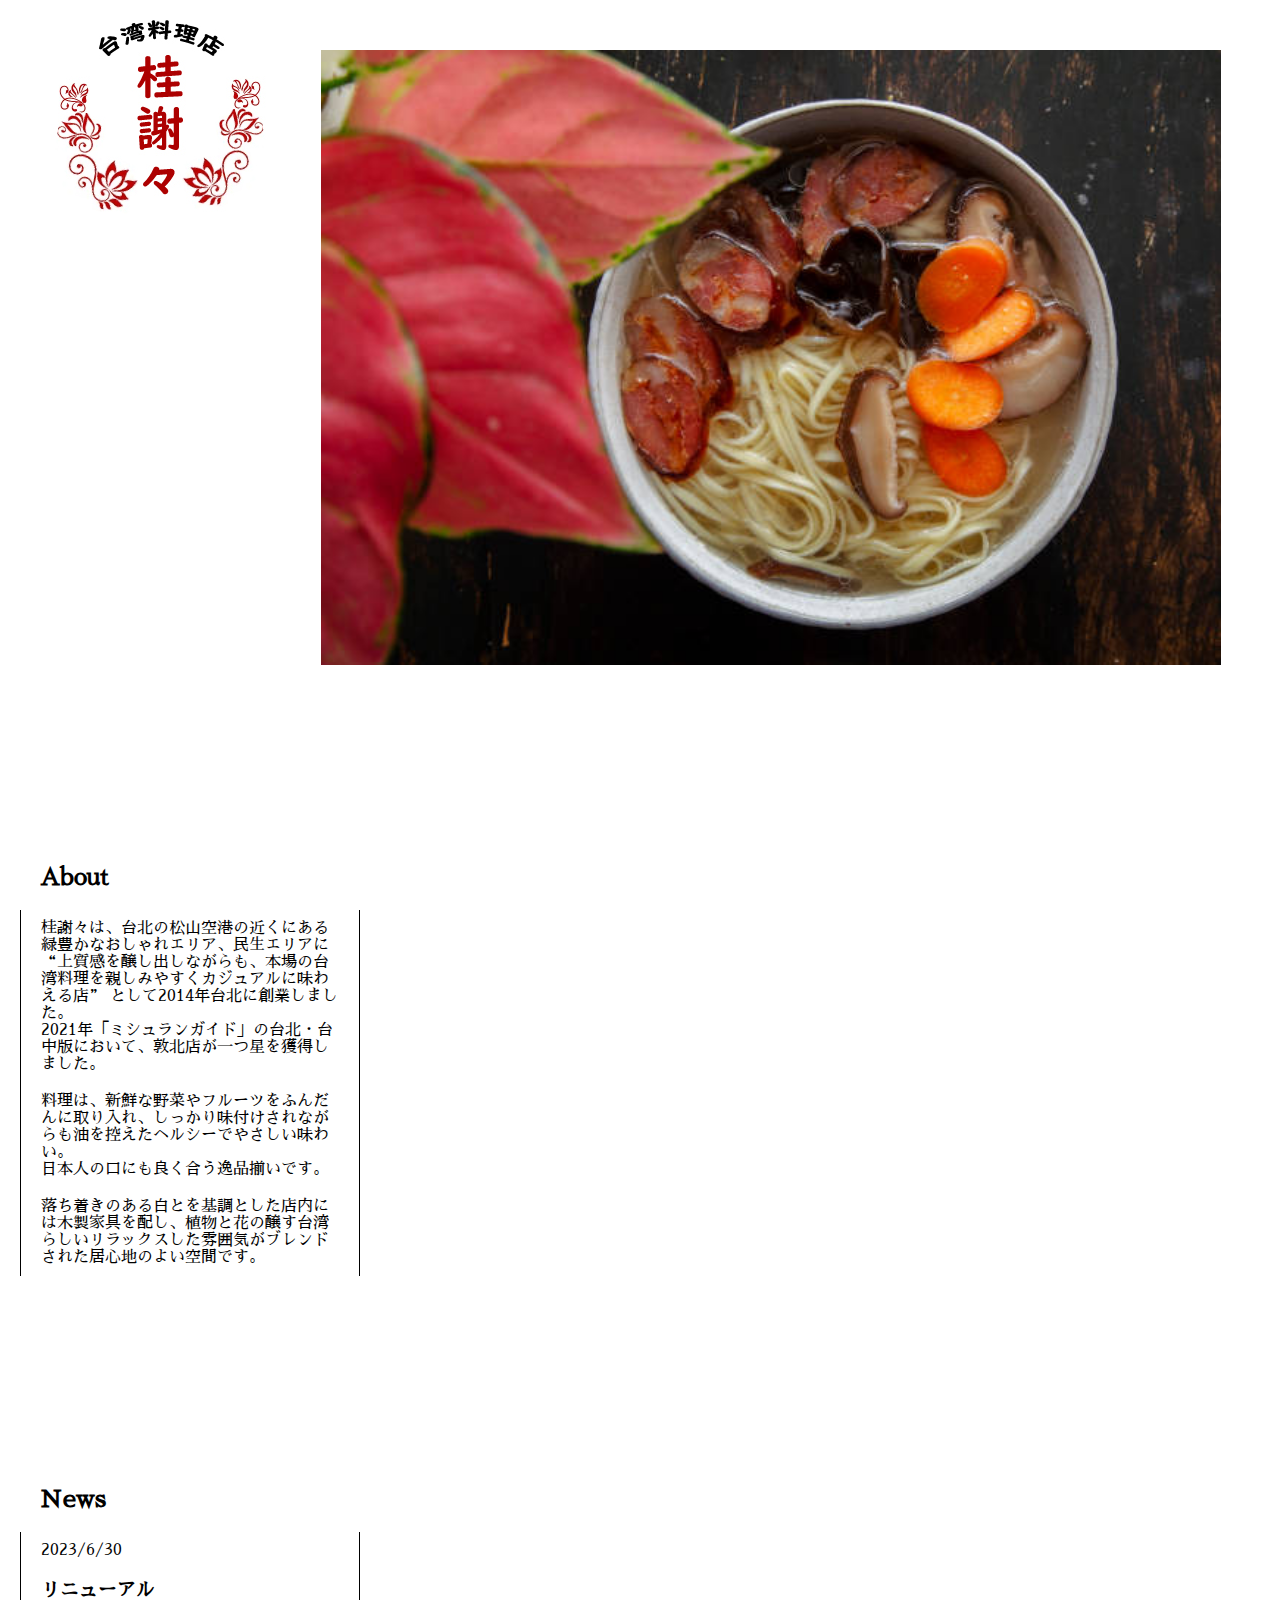
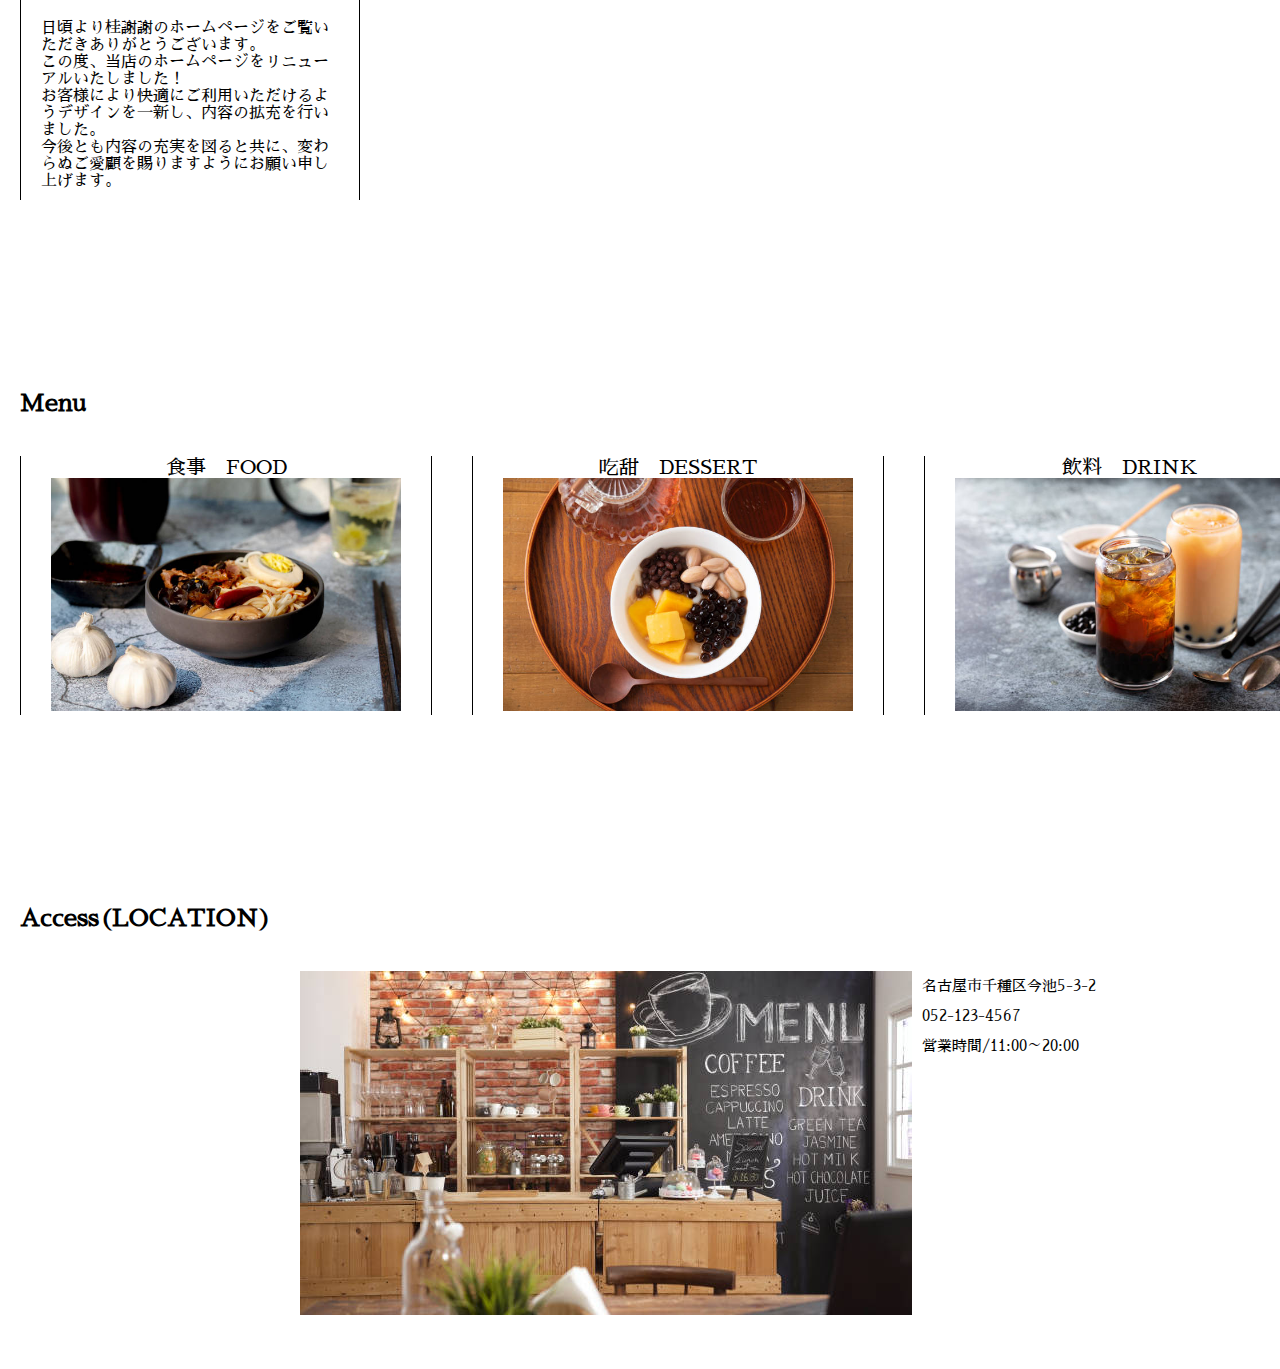
<file: taiwan_food/index.html>
﻿<!DOCTYPE html>
<html lang="ja">
  <head>
    <meta charset="utf-8" />
    <title>台湾料理&emsp;桂謝々</title>
    <link href="assets/css/common.css" rel="stylesheet" type="text/css" />
    <link href="assets/css/index.css" rel="stylesheet" type="text/css" />
  </head>
  <body>
    <div class="top_container">
      <div class="clearfix">
        <img src="assets/images/logo.jpg" class="logo" alt="ロゴ" />
        <h1>
          <img
            src="assets/images/top/top2.jpg"
            class="fit_img_width"
            alt="トップ"
          />
        </h1>
      </div>
      <div class="information">
        <h2>About</h2>
        <div class="vertical_separetor">
          <p>
            桂謝々は、台北の松山空港の近くにある緑豊かなおしゃれエリア、民生エリアに<br />
            “上質感を醸し出しながらも、本場の台湾料理を親しみやすくカジュアルに味わえる店”
            として2014年台北に創業しました。<br />
            2021年「ミシュランガイド」の台北・台中版において、敦北店が一つ星を獲得しました。<br />
          </p>
          <p>
            料理は、新鮮な野菜やフルーツをふんだんに取り入れ、しっかり味付けされながらも油を控えたヘルシーでやさしい味わい。<br />
            日本人の口にも良く合う逸品揃いです。<br />
          </p>
          <p>
            落ち着きのある白とを基調とした店内には木製家具を配し、植物と花の醸す台湾らしいリラックスした雰囲気がブレンドされた居心地のよい空間です。
          </p>
        </div>
      </div>
      <div class="information">
        <h2>News</h2>
        <div class="vertical_separetor">
          <p>2023/6/30</p>
          <h3>リニューアル</h3>
          <p>
            日頃より桂謝謝のホームページをご覧いただきありがとうございます。<br />
            この度、当店のホームページをリニューアルいたしました！<br />
            お客様により快適にご利用いただけるようデザインを一新し、内容の拡充を行いました。<br />
            今後とも内容の充実を図ると共に、変わらぬご愛顧を賜りますようにお願い申し上げます。<br />
          </p>
        </div>
      </div>
      <div class="clearfix">
        <h2>Menu</h2>
        <div class="food_box vertical_separetor">
          <p>食事&emsp;FOOD</p>
          <p>
            <a href="food.html">
              <img
                src="assets/images/top/top3.jpg"
                class="fit_img_width"
                alt="料理"
              />
            </a>
          </p>
        </div>
        <div class="food_box vertical_separetor">
          <p>吃甜&emsp;DESSERT</p>
          <p>
            <a href="dessert.html">
              <img
                src="assets/images/dessert/toufa.jpg"
                class="fit_img_width"
                alt="デザート"
              />
            </a>
          </p>
        </div>
        <div class="food_box vertical_separetor">
          <p>飲料&emsp;DRINK</p>
          <p>
            <a href="drink.html">
              <img
                src="assets/images/drink/drink.jpg"
                class="fit_img_width"
                alt="ドリンク"
              />
            </a>
          </p>
        </div>
      </div>
      <h2>Access(LOCATION)</h2>
      <div class="access clearfix">
        <p>
          <img
            src="assets/images/shop/shop.jpg"
            class="fit_img_width"
            alt="ショップ"
          />
        </p>
        <p class="address">
          名古屋市千種区今池5-3-2<br />
          052-123-4567<br />
          営業時間/11:00～20:00
        </p>
      </div>
    </div>
  </body>
</html>
</file>
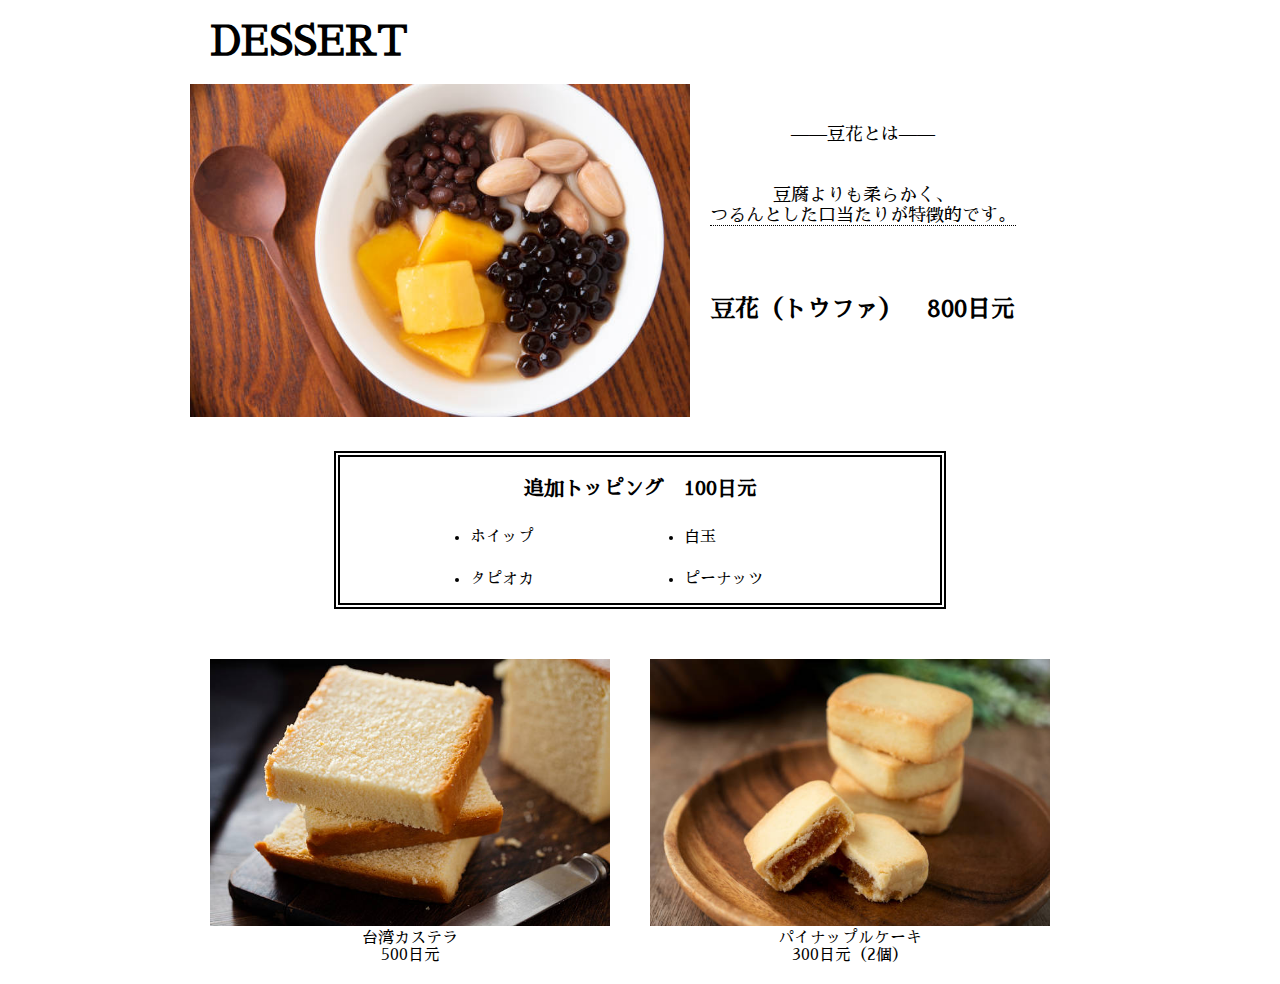
<file: taiwan_food/dessert.html>
﻿<!DOCTYPE html>
<html lang="ja">
  <head>
    <meta charset="utf-8" />
    <title>台湾料理&emsp;桂謝々&emsp;dessert</title>
    <link href="assets/css/common.css" rel="stylesheet" type="text/css" />
    <link href="assets/css/dessert.css" rel="stylesheet" type="text/css" />
  </head>
  <body>
    <div class="top_container">
      <h1>DESSERT</h1>
      <div class="recommend_dessert_box clearfix">
        <ol>
          <img
            src="assets/images/dessert/toufa2.jpg"
            class="fit_img_width"
            alt="豆花"
          />
        </ol>
        <div class="dessert_desc">
          <p>——豆花とは——</p>
          <p class="dessert_desc_text dotted_underline">
            豆腐よりも柔らかく、<br />
            つるんとした口当たりが特徴的です。
          </p>
          <h2>豆花（トウファ）&emsp;800日元</h2>
        </div>
      </div>
      <div class="topping_menu double_border_box">
        <h3>追加トッピング&emsp;100日元</h3>
        <div class="clearfix">
          <ul>
            <li>ホイップ</li>
            <li>タピオカ</li>
          </ul>
          <ul>
            <li>白玉</li>
            <li>ピーナッツ</li>
          </ul>
        </div>
      </div>
      <div class="box2 clearfix">
        <div class="food_box" style="--food_box_width: 400px">
          <ol>
            <img
              src="assets/images/dessert/kasutera.jpg"
              class="fit_img_width"
              alt="カステラ"
            />
          </ol>
          <p>台湾カステラ</p>
          <p>500日元</p>
        </div>
        <div class="food_box" style="--food_box_width: 400px">
          <ol>
            <img
              src="assets/images/dessert/paincake.jpg"
              class="fit_img_width"
              alt="パイナップルケーキ"
            />
          </ol>
          <p>パイナップルケーキ</p>
          <p>300日元（2個）</p>
        </div>
      </div>
    </div>
  </body>
</html>
</file>
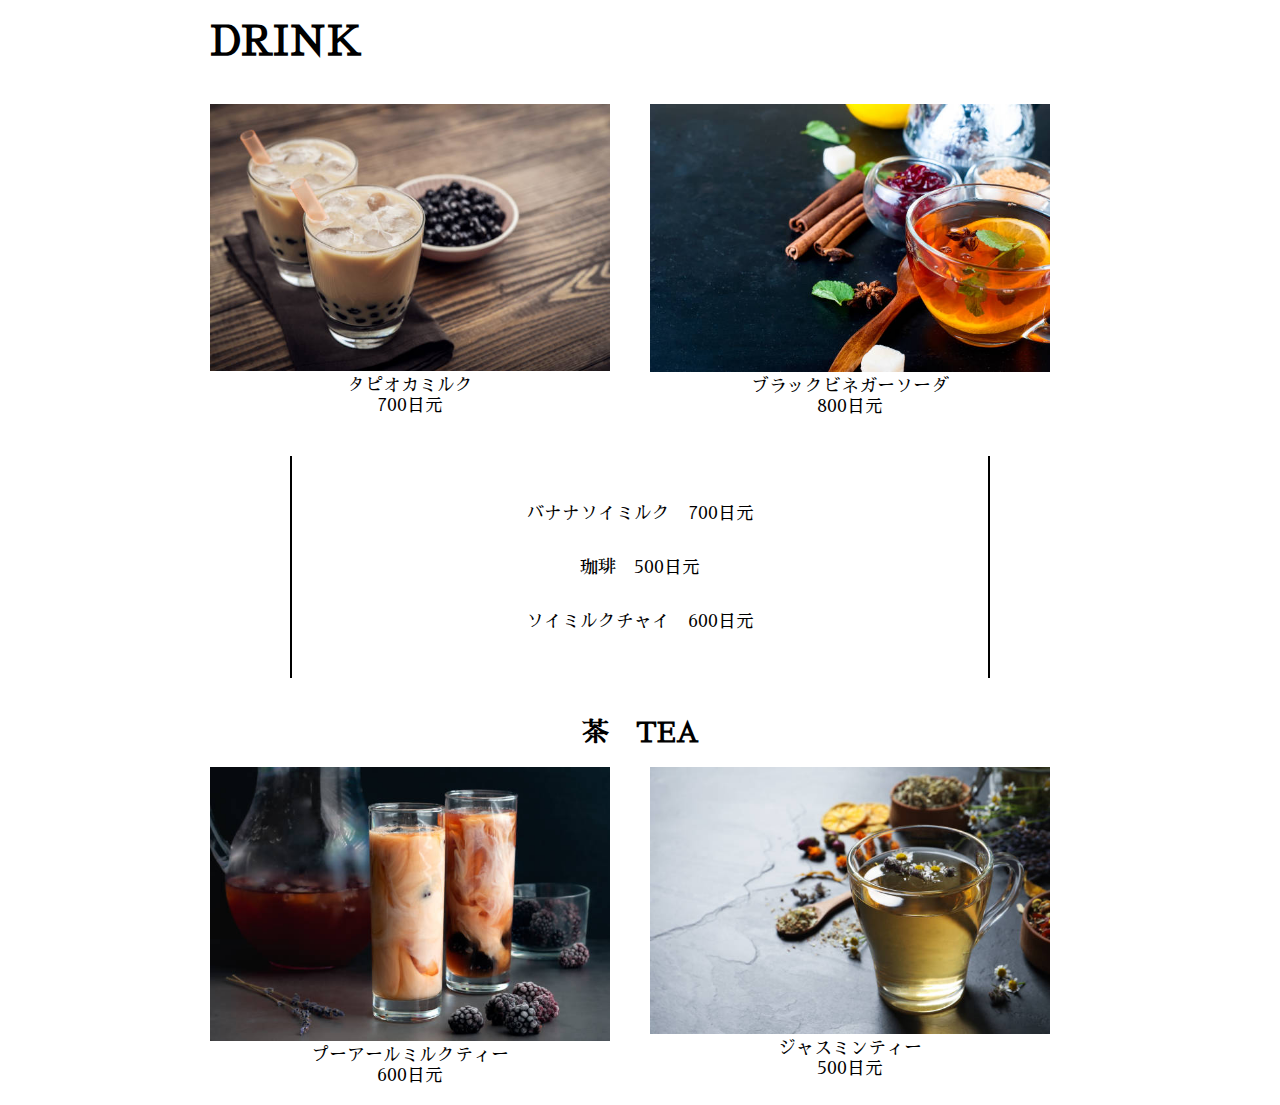
<file: taiwan_food/drink.html>
﻿<!DOCTYPE html>
<html lang="ja">
  <head>
    <meta charset="utf-8" />
    <title>台湾料理&emsp;桂謝々 drink</title>
    <link href="assets/css/common.css" rel="stylesheet" type="text/css" />
    <link href="assets/css/drink.css" rel="stylesheet" type="text/css" />
  </head>
  <body>
    <div class="top_container">
      <h1>DRINK</h1>
      <div class="clearfix">
        <div class="food_box">
          <ol>
            <img
              src="assets/images/drink/tapioka.jpg"
              class="fit_img_width"
              alt="タピオカミルク"
            />
          </ol>
          <p>タピオカミルク</p>
          <p>700日元</p>
        </div>
        <div class="food_box">
          <ol>
            <img
              src="assets/images/drink/blacksoda.jpg"
              class="fit_img_width"
              alt="ブラックビネガーソーダ"
            />
          </ol>
          <p>ブラックビネガーソーダ</p>
          <p>800日元</p>
        </div>
      </div>
      <div
        class="drink_menu_box vertical_separetor"
        style="--vseparetor_width: 2px"
      >
        <p>バナナソイミルク&emsp;700日元</p>
        <p>珈琲&emsp;500日元</p>
        <p>ソイミルクチャイ&emsp;600日元</p>
      </div>
      <h2 class="drink_category">茶&emsp;TEA</h2>
      <div class="food_box">
        <ol>
          <img
            src="assets/images/drink/milktea.jpg"
            class="fit_img_width"
            alt="プーアールミルクティー"
          />
        </ol>
        <p>プーアールミルクティー</p>
        <p>600日元</p>
      </div>
      <div class="food_box">
        <ol>
          <img
            src="assets/images/drink/jasminetea.jpg"
            class="fit_img_width"
            alt="ジャスミンティー"
          />
        </ol>
        <p>ジャスミンティー</p>
        <p>500日元</p>
      </div>
    </div>
  </body>
</html>
</file>
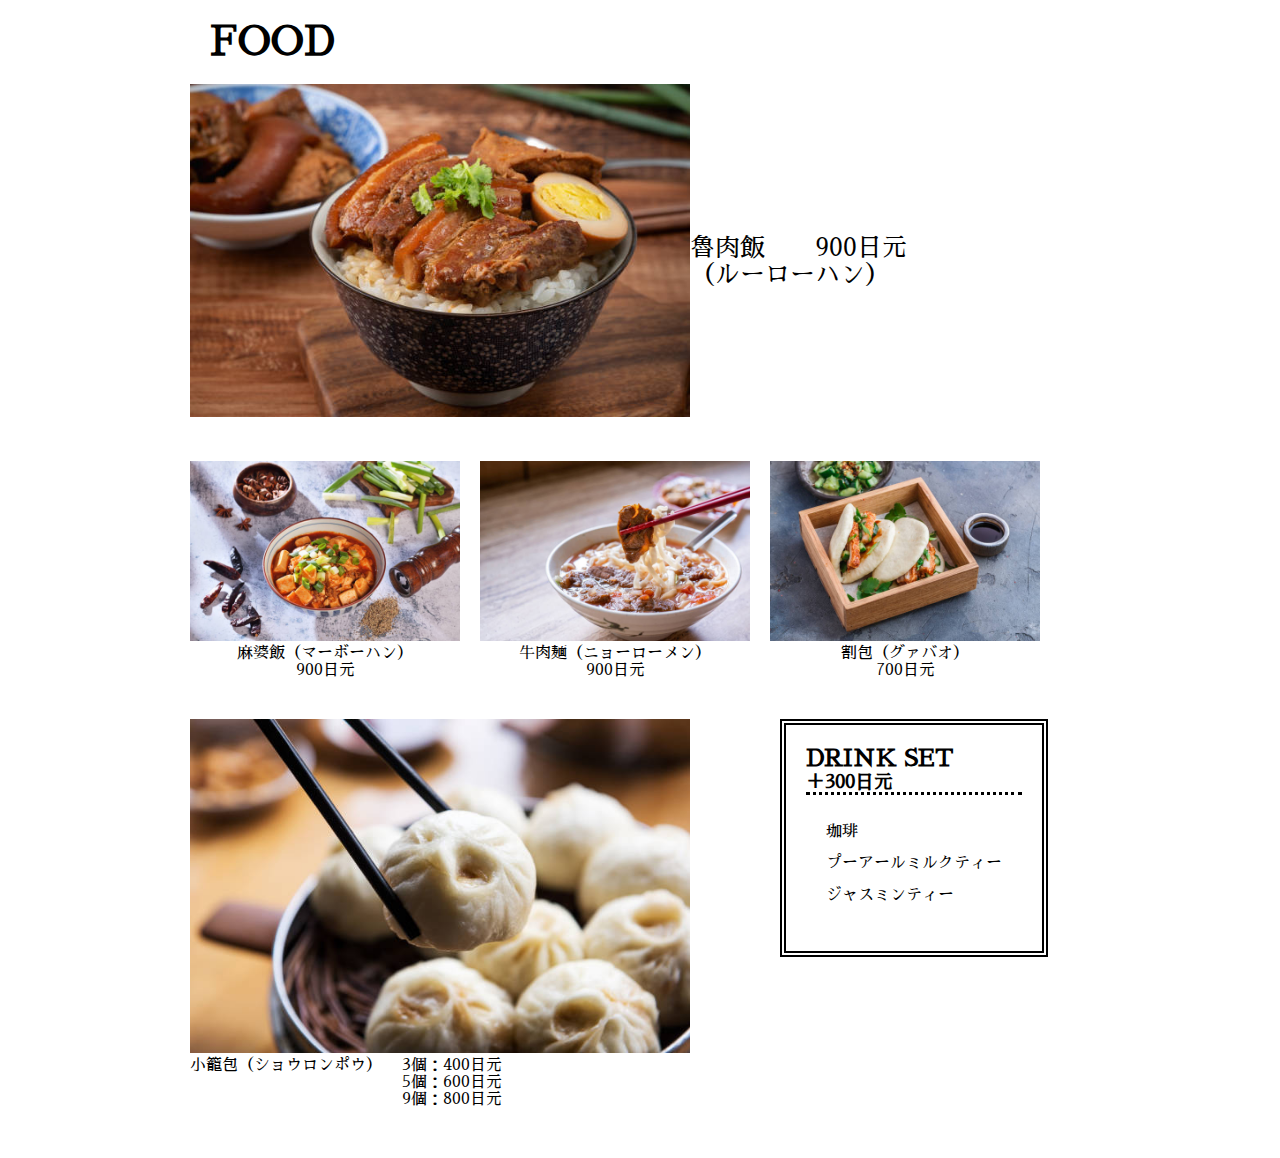
<file: taiwan_food/food.html>
﻿<!DOCTYPE html>
<html lang="ja">
  <head>
    <meta charset="utf-8" />
    <title>台湾料理&emsp;桂謝々 food</title>
    <link href="assets/css/common.css" rel="stylesheet" type="text/css" />
    <link href="assets/css/food.css" rel="stylesheet" type="text/css" />
  </head>
  <body>
    <div class="top_container">
      <h1>FOOD</h1>
      <div class="recommend_food clearfix">
        <ol>
          <img
            src="assets/images/food/rurohan.jpg"
            class="fit_img_width"
            alt="魯肉飯（ルーローハン）"
          />
        </ol>
        <div class="recommend_food_desc">
          <p>魯肉飯&emsp;&emsp;900日元</p>
          <p>（ルーローハン）</p>
        </div>
      </div>
      <div class="middle_menu clearfix">
        <div class="food_box">
          <ol>
            <img
              src="assets/images/food/mabohan.jpg"
              class="fit_img_width"
              alt="麻婆飯（マーボーハン）"
            />
          </ol>
          <p>麻婆飯（マーボーハン）</p>
          <p>900日元</p>
        </div>
        <div class="food_box">
          <ol>
            <img
              src="assets/images/food/nyouroumen.jpg"
              class="fit_img_width"
              alt="牛肉麺（ニョーローメン）"
            />
          </ol>
          <p>牛肉麺（ニョーローメン）</p>
          <p>900日元</p>
        </div>
        <div class="food_box">
          <ol>
            <img
              src="assets/images/food/guabao.jpg"
              class="fit_img_width"
              alt="割包（グァバオ）"
            />
          </ol>
          <p>割包（グァバオ）</p>
          <p>700日元</p>
          <p></p>
        </div>
      </div>
      <div class="bottom_menu clearfix">
        <ol>
          <img
            src="assets/images/food/shouronpou.jpg"
            class="fit_img_width"
            alt="小籠包（ショウロンポウ）"
          />
        </ol>
        <div class="bottom_menu_desc">
          <p>小籠包（ショウロンポウ）</p>
          <ul>
            <li>3個：400日元</li>
            <li>5個：600日元</li>
            <li>9個：800日元</li>
          </ul>
        </div>
      </div>
      <div class="setmenu_box double_border_box">
        <h2>DRINK SET</h2>
        <h3 class="dotted_underline" style="--dotted_underline_size: 3px">
          ＋300日元
        </h3>
        <ul>
          <li>珈琲</li>
          <li>プーアールミルクティー</li>
          <li>ジャスミンティー</li>
        </ul>
      </div>
    </div>
  </body>
</html>
</file>
<file: taiwan_food/assets/css/common.css>
﻿@charset "utf-8";
@import url("https://fonts.googleapis.com/css?family=Sawarabi+Mincho");

:root {
  --vseparetor_width: 1px;
  --dotted_underline_size: 1px;
  --food_box_width: 400px;
}

* {
  padding: 0;
  margin: 0;
}

body {
  font-family: "Sawarabi Mincho";
}

h1 {
  padding: 20px;
  font-size: 40px;
}

.clearfix:after {
  content: "";
  display: block;
  clear: both;
}

.top_container {
  width: 900px;
  margin: auto;
}

.vertical_separetor {
  border-left: solid var(--vseparetor_width) #000;
  border-right: solid var(--vseparetor_width) #000;
}

.dotted_underline {
  border-bottom: dotted var(--dotted_underline_size) #000;
}

.double_border_box {
  border: double 6px #000;
}

.fit_img_width {
  width: 100%;
}

.food_box {
  width: var(--food_box_width);
  float: left;
  padding: 20px;
  text-align: center;
}
</file>
<file: taiwan_food/assets/css/index.css>
﻿h1 {
  margin-top: 50px;
  float: left;
  width: 900px;
  padding: 0px;
}

h2 {
  margin-top: 150px;
  padding: 20px;
}

.top_container {
  width: 1400px;
}

.logo {
  float: left;
  padding: 20px 50px;
}

.information {
  width: 340px;
  padding: 20px;
}

.information p,
.information h3 {
  padding: 10px 20px;
}

.food_box {
  width: 350px;
  padding: 0 30px;
  margin: 20px;
  font-size: 20px;
}

.access {
  width: 800px;
  margin: auto;
  margin-bottom: 50px;
}

.access p {
  padding-top: 20px;
  float: left;
}

.address {
  font-size: 15px;
  line-height: 2;
  margin-left: 10px;
}
</file>
<file: taiwan_food/assets/css/dessert.css>
﻿.recommend_dessert_box ol {
  float: left;
  width: 500px;
}

.dessert_desc {
  float: left;
  text-align: center;
  padding-left: 20px;
}

.dessert_desc p {
  padding-top: 40px;
  font-size: 18px;
}

.dessert_desc h2 {
  margin-top: 50px;
}

.dessert_desc_text {
  margin-bottom: 70px;
}

.topping_menu {
  width: 600px;
  margin: auto;
  margin-top: 30px;
  margin-bottom: 30px;
}

.topping_menu h3 {
  text-align: center;
  font-size: 20px;
  padding: 20px;
}

.topping_menu ul {
  float: left;
  margin-left: 30px;
  padding-left: 100px;
}

.topping_menu li {
  padding: 10px 20px 15px 0px;
}
</file>
<file: taiwan_food/assets/css/drink.css>
﻿.top_container {
  font-size: 18px;
}

.drink_menu_box {
  margin-left: 100px;
  margin-right: 100px;
  text-align: center;
  line-height: 3;
  padding-top: 30px;
  padding-bottom: 30px;
  margin-top: 20px;
}

.drink_category {
  text-align: center;
  margin-top: 40px;
}
</file>
<file: taiwan_food/assets/css/food.css>
﻿.recommend_food ol {
  float: left;
  width: 500px;
}

.recommend_food_desc {
  float: left;
  font-size: 25px;
  padding-top: 150px;
}

.food_box {
  width: 270px;
  margin-right: 20px;
  margin-top: 40px;
  margin-bottom: 40px;
  padding: 0;
}

.bottom_menu {
  width: 500px;
  float: left;
  padding-bottom: 50px;
}

.bottom_menu p {
  float: left;
}

.bottom_menu ul {
  float: left;
  padding-left: 20px;
}

.bottom_menu_desc {
  text-align: center;
}

.bottom_menu_desc ul {
  list-style-type: none;
}

.setmenu_box {
  float: left;
  margin-left: 90px;
  padding: 20px;
}

.setmenu_box ul {
  list-style-type: none;
  padding: 20px;
  line-height: 2;
}
</file>
